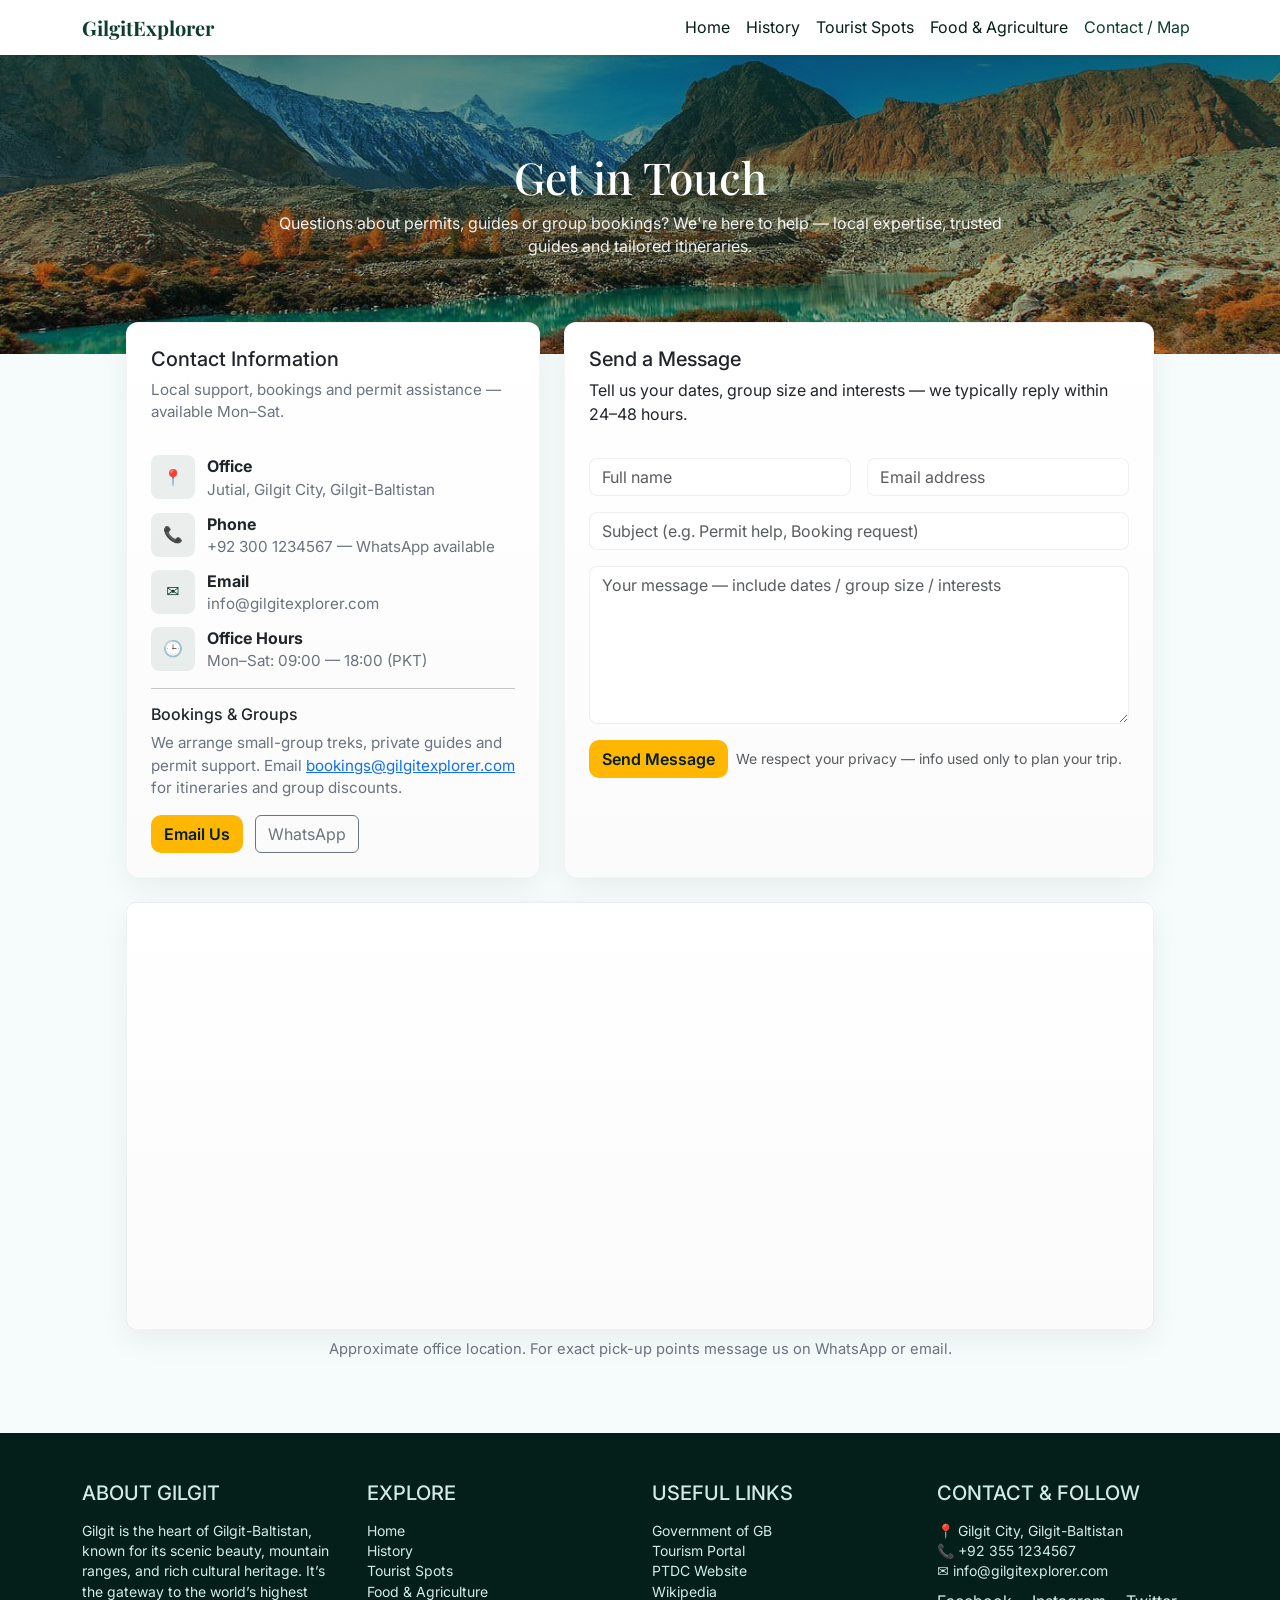
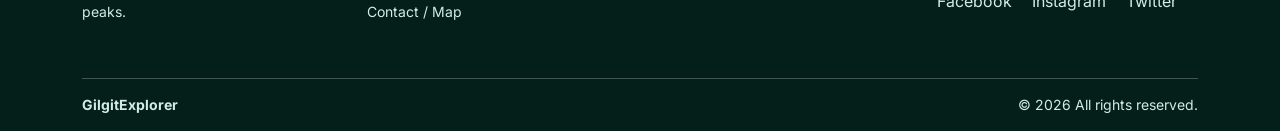
<file: contact.html>
<!DOCTYPE html>
<html lang="en">
  <head>
    <meta charset="utf-8" />
    <meta name="viewport" content="width=device-width, initial-scale=1" />
    <title>Gilgit — Contact</title>

    <!-- Fonts + Bootstrap -->
    <link
      href="https://fonts.googleapis.com/css2?family=Inter:wght@300;400;600;700&family=Playfair+Display:wght@500;700&display=swap"
      rel="stylesheet"
    />
    <link
      href="https://cdn.jsdelivr.net/npm/bootstrap@5.3.2/dist/css/bootstrap.min.css"
      rel="stylesheet"
    />

    <style>
      :root {
        --primary: #0b3d2e; /* glacier green */
        --accent: #ffb703; /* sunrise amber */
        --muted: #6b7280;
        --bg: #f6fbfc;
        --card: #ffffff;
        --dark: #041e19;
      }

      /* Base */
      html,
      body {
        height: 100%;
      }
      body {
        margin: 0;
        font-family: Inter, system-ui, -apple-system, "Segoe UI", Roboto,
          "Helvetica Neue", Arial;
        background: var(--bg);
        color: var(--dark);
        -webkit-font-smoothing: antialiased;
        -moz-osx-font-smoothing: grayscale;
        line-height: 1.45;
      }

      /* Navbar (light, palette aware) */
      .navbar {
        background: var(--card);
      }
      .navbar-brand {
        font-family: "Playfair Display", serif;
        font-weight: 700;
        color: var(--primary) !important;
      }
      .nav-link {
        color: var(--dark) !important;
      }
      .nav-link.active,
      .nav-link:hover {
        color: var(--primary) !important;
      }

      /* HERO (kept image + updated overlay) */
      .hero {
        background-image: linear-gradient(
            180deg,
            rgba(11, 61, 46, 0.62),
            rgba(4, 14, 12, 0.2)
          ),
          url("assets/images/contact-hero.jpg");
        background-size: cover;
        background-position: center;
        color: #fff;
        padding: 6rem 1rem;
        text-align: center;
      }
      .hero h1 {
        font-family: "Playfair Display", serif;
        font-size: 2.75rem;
        margin-bottom: 0.5rem;
      }
      .hero p {
        max-width: 760px;
        margin: 0 auto;
        color: rgba(255, 255, 255, 0.92);
      }

      /* Page container */
      .panel {
        max-width: 1100px;
        margin: -3.5rem auto 2rem;
        padding: 1.5rem;
      }

      /* Cards */
      .card-contact {
        border-radius: 12px;
        background: linear-gradient(180deg, var(--card), #fbfbfb);
        box-shadow: 0 10px 30px rgba(2, 20, 22, 0.06);
        border: 1px solid rgba(5, 20, 18, 0.04);
      }

      .contact-info .meta {
        color: var(--muted);
        font-size: 0.95rem;
      }
      .info-row {
        display: flex;
        gap: 0.75rem;
        align-items: flex-start;
        margin-bottom: 0.75rem;
      }
      .info-icon {
        width: 44px;
        height: 44px;
        background: rgba(11, 61, 46, 0.08);
        border-radius: 8px;
        display: grid;
        place-items: center;
        color: var(--primary);
        flex: 0 0 44px;
      }

      /* Form styles */
      .form-control {
        border-radius: 8px;
        box-shadow: none;
        border: 1px solid rgba(10, 20, 20, 0.06);
      }
      .form-floating .form-control:focus {
        box-shadow: 0 6px 20px rgba(11, 61, 46, 0.08);
        border-color: var(--primary);
      }

      .btn-accent {
        background: var(--accent);
        color: var(--dark);
        border-radius: 10px;
        font-weight: 600;
      }
      .btn-accent:hover {
        filter: brightness(0.95);
      }

      /* Map */
      .map-wrap {
        border-radius: 10px;
        overflow: hidden;
        border: 1px solid rgba(2, 20, 22, 0.06);
      }
      .map-caption {
        font-size: 0.92rem;
        color: var(--muted);
        margin-top: 0.6rem;
      }

      /* Footer */
      footer {
        background: var(--dark);
        color: rgba(223, 247, 239, 0.95);
        padding: 1.25rem 0;
      }
      footer a {
        color: rgba(223, 247, 239, 0.95);
        text-decoration: none;
      }
      footer a:hover {
        color: var(--accent);
      }

      /* Responsive tweaks */
      @media (max-width: 991px) {
        .panel {
          margin-top: 0;
        }
        .hero {
          padding: 4.25rem 1rem;
        }
        .hero h1 {
          font-size: 2rem;
        }
      }
    </style>
  </head>
  <body>
    <!-- NAV -->
    <nav class="navbar navbar-expand-lg sticky-top shadow-sm">
      <div class="container">
        <a class="navbar-brand" href="index.html">GilgitExplorer</a>
        <button
          class="navbar-toggler"
          type="button"
          data-bs-toggle="collapse"
          data-bs-target="#navmenu"
        >
          <span class="navbar-toggler-icon"></span>
        </button>

        <div class="collapse navbar-collapse" id="navmenu">
          <ul class="navbar-nav ms-auto mb-2 mb-lg-0">
            <li class="nav-item">
              <a class="nav-link" href="index.html">Home</a>
            </li>
            <li class="nav-item">
              <a class="nav-link" href="history.html">History</a>
            </li>
            <li class="nav-item">
              <a class="nav-link" href="touristsspots.html">Tourist Spots</a>
            </li>
            <li class="nav-item">
              <a class="nav-link" href="food.html">Food & Agriculture</a>
            </li>
            <li class="nav-item">
              <a class="nav-link active text-primary" href="contact.html"
                >Contact / Map</a
              >
            </li>
          </ul>
        </div>
      </div>
    </nav>

    <!-- HERO (kept image) -->
    <header class="hero">
      <div class="container">
        <h1>Get in Touch</h1>
        <p>
          Questions about permits, guides or group bookings? We're here to help
          — local expertise, trusted guides and tailored itineraries.
        </p>
      </div>
    </header>

    <!-- CONTENT PANEL -->
    <div class="panel">
      <div class="container">
        <div class="row g-4">
          <!-- Contact info -->
          <div class="col-md-5">
            <div class="card card-contact p-4 h-100 contact-info">
              <h5>Contact Information</h5>
              <p class="meta">
                Local support, bookings and permit assistance — available
                Mon–Sat.
              </p>

              <div class="mt-3">
                <div class="info-row">
                  <div class="info-icon" aria-hidden="true">📍</div>
                  <div>
                    <div><strong>Office</strong></div>
                    <div class="meta">
                      Jutial, Gilgit City, Gilgit-Baltistan
                    </div>
                  </div>
                </div>

                <div class="info-row">
                  <div class="info-icon" aria-hidden="true">📞</div>
                  <div>
                    <div><strong>Phone</strong></div>
                    <div class="meta">+92 300 1234567 — WhatsApp available</div>
                  </div>
                </div>

                <div class="info-row">
                  <div class="info-icon" aria-hidden="true">✉️</div>
                  <div>
                    <div><strong>Email</strong></div>
                    <div class="meta">info@gilgitexplorer.com</div>
                  </div>
                </div>

                <div class="info-row">
                  <div class="info-icon" aria-hidden="true">🕒</div>
                  <div>
                    <div><strong>Office Hours</strong></div>
                    <div class="meta">Mon–Sat: 09:00 — 18:00 (PKT)</div>
                  </div>
                </div>

                <hr />

                <h6 class="mb-2">Bookings & Groups</h6>
                <p class="meta">
                  We arrange small-group treks, private guides and permit
                  support. Email
                  <a href="mailto:bookings@gilgitexplorer.com"
                    >bookings@gilgitexplorer.com</a
                  >
                  for itineraries and group discounts.
                </p>

                <div class="mt-3">
                  <a
                    class="btn btn-accent me-2"
                    href="mailto:info@gilgitexplorer.com"
                    >Email Us</a
                  >
                  <a
                    class="btn btn-outline-secondary"
                    href="https://wa.me/923001234567"
                    target="_blank"
                    >WhatsApp</a
                  >
                </div>
              </div>
            </div>
          </div>

          <!-- Contact Form -->
          <div class="col-md-7">
            <div class="card card-contact p-4 h-100">
              <h5>Send a Message</h5>
              <p class="meta">
                Tell us your dates, group size and interests — we typically
                reply within 24–48 hours.
              </p>

              <form id="contactForm" class="mt-3" novalidate>
                <div class="row g-3">
                  <div class="col-md-6">
                    <label class="form-label visually-hidden" for="name"
                      >Full name</label
                    >
                    <input
                      id="name"
                      class="form-control"
                      type="text"
                      placeholder="Full name"
                      required
                    />
                  </div>
                  <div class="col-md-6">
                    <label class="form-label visually-hidden" for="email"
                      >Email</label
                    >
                    <input
                      id="email"
                      class="form-control"
                      type="email"
                      placeholder="Email address"
                      required
                    />
                  </div>

                  <div class="col-12">
                    <label class="form-label visually-hidden" for="subject"
                      >Subject</label
                    >
                    <input
                      id="subject"
                      class="form-control"
                      type="text"
                      placeholder="Subject (e.g. Permit help, Booking request)"
                    />
                  </div>

                  <div class="col-12">
                    <label class="form-label visually-hidden" for="message"
                      >Message</label
                    >
                    <textarea
                      id="message"
                      class="form-control"
                      rows="6"
                      placeholder="Your message — include dates / group size / interests"
                      required
                    ></textarea>
                  </div>

                  <div class="col-12 d-flex align-items-center gap-2">
                    <button type="submit" class="btn btn-accent">
                      Send Message
                    </button>
                    <div id="formStatus" class="small text-muted">
                      We respect your privacy — info used only to plan your
                      trip.
                    </div>
                  </div>
                </div>
              </form>

              <div
                id="formSuccess"
                class="alert alert-success mt-3 d-none"
                role="alert"
              >
                Thanks — your message has been queued. We'll reply within 24–48
                hours.
              </div>
            </div>
          </div>
        </div>

        <!-- Map row -->
        <div class="row mt-4">
          <div class="col-12">
            <div class="map-wrap card-contact p-0">
              <iframe
                src="https://www.google.com/maps/embed?pb=!1m18!1m12!1m3!1d3412.871616143707!2d74.30288877535547!3d35.92002117246796!2m3!1f0!2f0!3f0!3m2!1i1024!2i768!4f13.1!3m3!1m2!1s0x38e2f4eaf75b7bc5%3A0xd18c80e87bbfbc74!2sGilgit-Baltistan!5e0!3m2!1sen!2s!4v1709820541211!5m2!1sen!2s"
                width="100%"
                height="420"
                style="border: 0"
                allowfullscreen=""
                loading="lazy"
              ></iframe>
            </div>
            <div class="map-caption text-center">
              Approximate office location. For exact pick-up points message us
              on WhatsApp or email.
            </div>
          </div>
        </div>
      </div>
    </div>

    <!-- FOOTER -->
    <!-- Footer -->
    <footer class="footer pt-5 pb-3 mt-5">
      <div class="container">
        <div class="row text-start">
          <!-- 1: About Gilgit -->
          <div class="col-lg-3 col-md-6 mb-4 footer-col">
            <h5 class="text-uppercase mb-3">About Gilgit</h5>
            <p class="small">
              Gilgit is the heart of Gilgit-Baltistan, known for its scenic
              beauty, mountain ranges, and rich cultural heritage. It’s the
              gateway to the world’s highest peaks.
            </p>
          </div>

          <!-- 2: Explore -->
          <div class="col-lg-3 col-md-6 mb-4 footer-col">
            <h5 class="text-uppercase mb-3">Explore</h5>
            <ul class="list-unstyled small">
              <li>
                <a href="index.html" class="text-decoration-none">Home</a>
              </li>
              <li>
                <a href="history.html" class="text-decoration-none">History</a>
              </li>
              <li>
                <a href="spots.html" class="text-decoration-none"
                  >Tourist Spots</a
                >
              </li>
              <li>
                <a href="food.html" class="text-decoration-none"
                  >Food & Agriculture</a
                >
              </li>
              <li>
                <a href="contact.html" class="text-decoration-none"
                  >Contact / Map</a
                >
              </li>
            </ul>
          </div>

          <!-- 3: Useful Links -->
          <div class="col-lg-3 col-md-6 mb-4 footer-col">
            <h5 class="text-uppercase mb-3">Useful Links</h5>
            <ul class="list-unstyled small">
              <li>
                <a
                  href="https://www.gilgitbaltistan.gov.pk"
                  target="_blank"
                  class="text-decoration-none"
                  >Government of GB</a
                >
              </li>
              <li>
                <a
                  href="https://www.pakistan.travel"
                  target="_blank"
                  class="text-decoration-none"
                  >Tourism Portal</a
                >
              </li>
              <li>
                <a
                  href="https://www.ptdc.com.pk"
                  target="_blank"
                  class="text-decoration-none"
                  >PTDC Website</a
                >
              </li>
              <li>
                <a
                  href="https://en.wikipedia.org/wiki/Gilgit-Baltistan"
                  target="_blank"
                  class="text-decoration-none"
                  >Wikipedia</a
                >
              </li>
            </ul>
          </div>

          <!-- 4: Contact & Social -->
          <div class="col-lg-3 col-md-6 mb-4 footer-col">
            <h5 class="text-uppercase mb-3">Contact & Follow</h5>
            <p class="small mb-2">
              📍 Gilgit City, Gilgit-Baltistan <br />
              📞 +92 355 1234567 <br />
              ✉️ info@gilgitexplorer.com
            </p>
            <div class="social-icons">
              <a href="#" class="me-3 text-decoration-none"
                ><i class="bi bi-facebook"></i> Facebook</a
              >
              <a href="#" class="me-3 text-decoration-none"
                ><i class="bi bi-instagram"></i> Instagram</a
              >
              <a href="#" class="text-decoration-none"
                ><i class="bi bi-twitter"></i> Twitter</a
              >
            </div>
          </div>
        </div>

        <hr class="border-light" />
        <div class="d-flex justify-content-between align-items-center small">
          <div><strong>GilgitExplorer</strong></div>
          <div>
            ©
            <script>
              document.write(new Date().getFullYear());
            </script>
            All rights reserved.
          </div>
        </div>
      </div>
    </footer>

    <script src="https://cdn.jsdelivr.net/npm/bootstrap@5.3.2/dist/js/bootstrap.bundle.min.js"></script>
    <script>
      // Simple front-end form handler (no server)
      document
        .getElementById("contactForm")
        .addEventListener("submit", function (e) {
          e.preventDefault();
          const name = document.getElementById("name").value.trim();
          const email = document.getElementById("email").value.trim();
          const message = document.getElementById("message").value.trim();
          if (!name || !email || !message) {
            alert("Please fill name, email and message.");
            return;
          }
          // show success state
          document.getElementById("formSuccess").classList.remove("d-none");
          this.reset();
        });
    </script>
  </body>
</html>
</file>
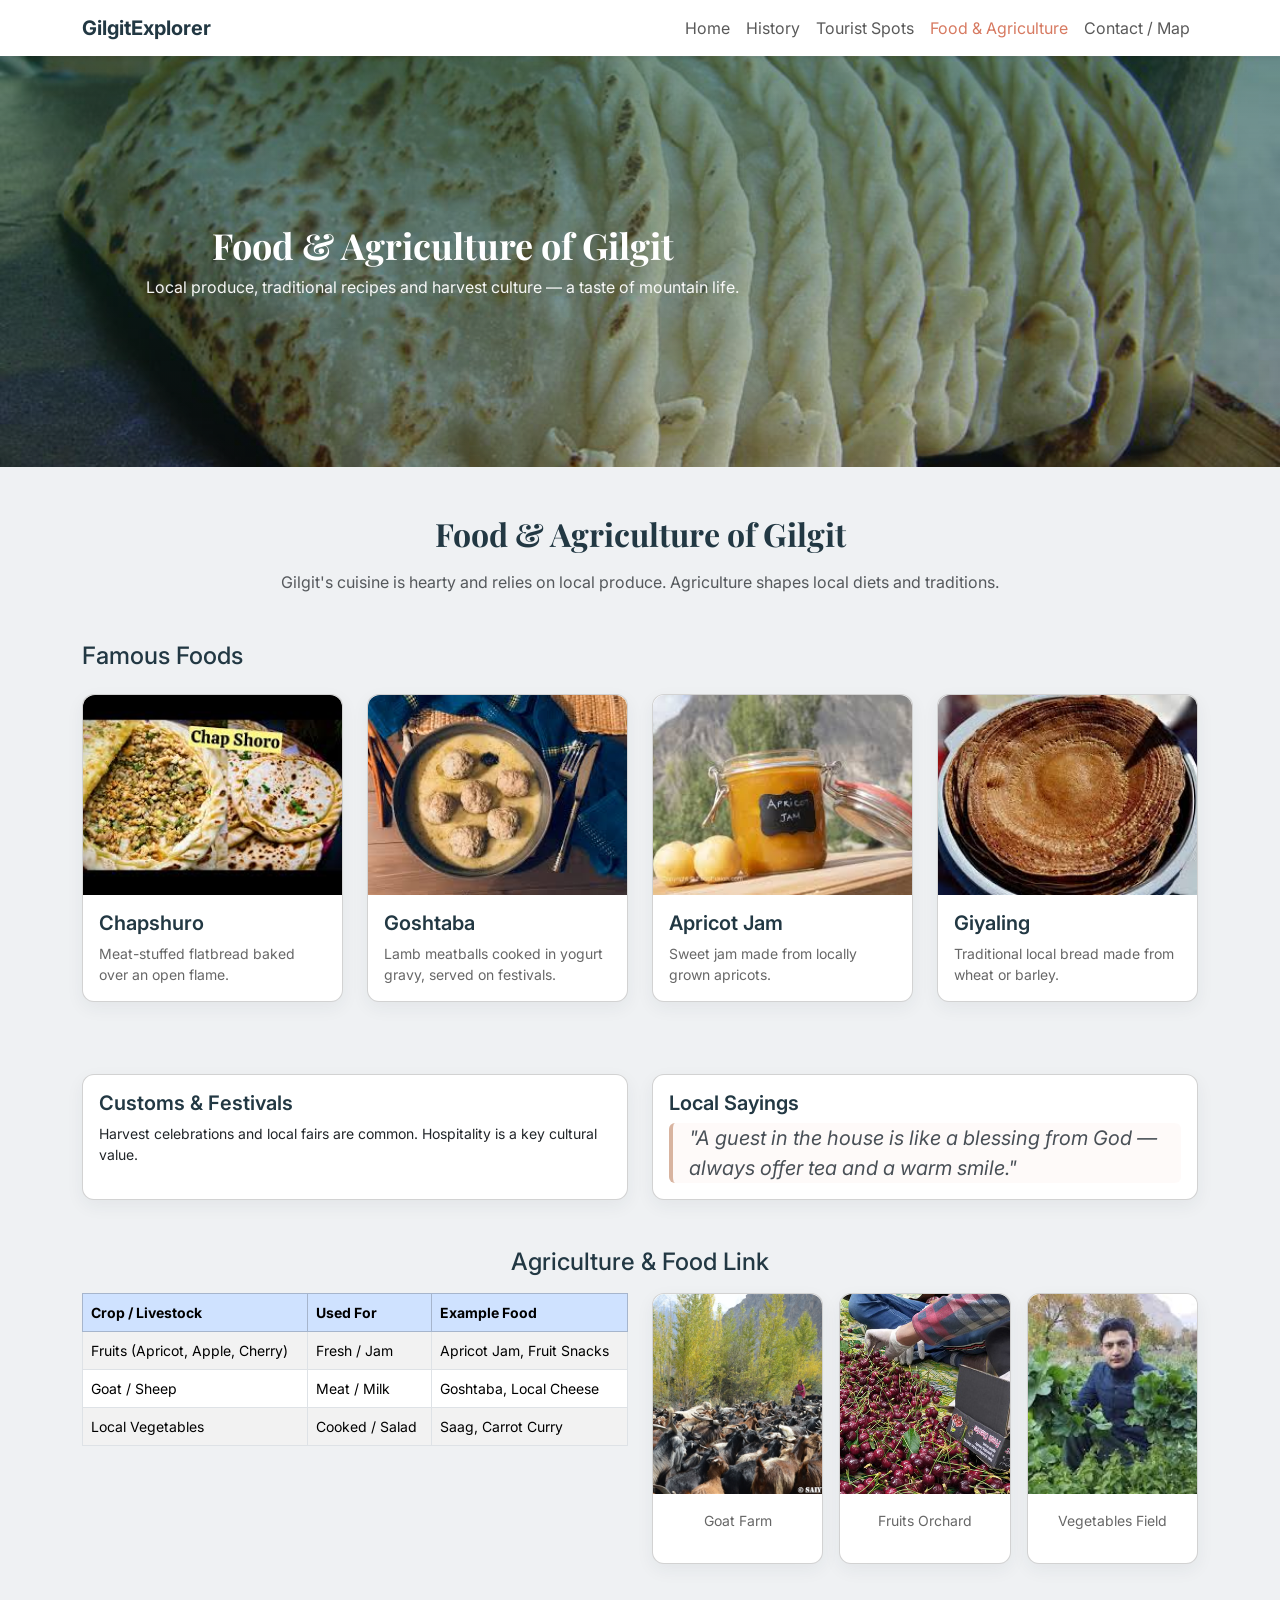
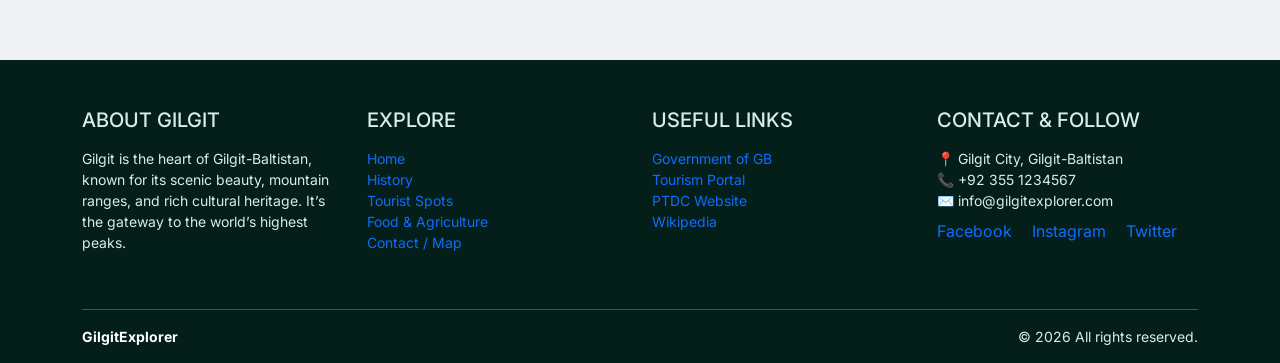
<file: food.html>
<!DOCTYPE html>
<html lang="en">
  <head>
    <meta charset="utf-8" />
    <meta name="viewport" content="width=device-width, initial-scale=1" />
    <title>Gilgit — Food & Agriculture</title>

    <!-- Fonts & Bootstrap -->
    <link
      href="https://fonts.googleapis.com/css2?family=Inter:wght@300;400;600;700&family=Playfair+Display:wght@400;700&display=swap"
      rel="stylesheet"
    />
    <link
      href="https://cdn.jsdelivr.net/npm/bootstrap@5.3.2/dist/css/bootstrap.min.css"
      rel="stylesheet"
    />

    <style>
      /* palette from coolors (applied via CSS variables) */
      :root {
        --brand: #223843; /* deep teal */
        --bg-soft: #eff1f3; /* pale background */
        --muted: #6b7280; /* adjusted muted to match site */
        --warm: #d8b4a0; /* soft warm */
        --accent: #d77a61; /* coral accent */
        --text-dark: #222222;
        --card-bg: #ffffff;
        --dark: #041e19; /* added so footer can use dark background */
      }

      /* override bootstrap text-primary to use our brand */
      .text-primary {
        color: var(--brand) !important;
      }

      body {
        font-family: "Inter", sans-serif;
        background-color: var(--bg-soft);
        color: var(--text-dark);
      }

      /* NAV */
      .navbar {
        background: var(--card-bg);
      }
      .navbar-brand {
        color: var(--brand) !important;
        font-weight: 700;
      }
      .nav-link {
        color: rgba(0, 0, 0, 0.65);
      }
      .nav-link.active,
      .nav-link:hover {
        color: var(--accent) !important;
      }

      /* page headings */
      .section-title {
        font-family: "Playfair Display", serif;
        font-size: 2rem;
        font-weight: 700;
        margin-bottom: 1rem;
        color: var(--brand);
        text-align: center;
      }

      .small-muted {
        color: var(--muted);
      } /* helper used in footer/other places */

      /* cards */
      .card {
        border-radius: 12px;
        background: var(--card-bg);
        box-shadow: 0 6px 18px rgba(34, 56, 67, 0.06);
        transition: transform 0.18s ease, box-shadow 0.18s ease;
      }
      .card:hover {
        transform: translateY(-6px);
        box-shadow: 0 12px 30px rgba(34, 56, 67, 0.12);
      }
      .card img {
        height: 200px;
        object-fit: cover;
        border-top-left-radius: 12px;
        border-top-right-radius: 12px;
      }

      /* small text and accents */
      .card-title {
        color: var(--brand);
        font-weight: 600;
      }
      .card-text {
        color: rgba(0, 0, 0, 0.65);
      }
      h4 {
        color: var(--brand);
        margin-top: 1.5rem;
      }

      /* blockquote */
      blockquote {
        font-style: italic;
        border-left: 4px solid var(--warm);
        padding-left: 1rem;
        margin: 0;
        color: #495057;
        background: rgba(215, 122, 97, 0.04);
        border-radius: 6px;
      }

      /* table */
      thead.table-primary {
        background: linear-gradient(90deg, var(--accent), var(--warm));
        color: #fff;
      }
      .table thead th {
        border-top: 0;
      }
      .table tbody tr td {
        vertical-align: middle;
      }

      /* gallery / small images */
      .card .card-body .small {
        color: rgba(0, 0, 0, 0.6);
      }

      /* footer — now uses palette and visible */
      footer {
        background: var(--dark);
        color: rgba(223, 247, 239, 0.96); /* soft off-white for readability */
        padding: 1.5rem 0;
      }
      footer strong {
        color: var(--card-bg);
      }
      footer .small-muted {
        color: rgba(223, 247, 239, 0.8);
      }

      /* responsive: stack cards on small screens */
      @media (max-width: 900px) {
        .card img {
          height: 160px;
        }
      }

      /* NEW: hero styles (inline-style used for image, but ensure spacing & text look right) */
      .hero {
        background-image: linear-gradient(
            180deg,
            rgba(11, 61, 46, 0.62),
            rgba(4, 14, 12, 0.2)
          ),
          url("assets/images/food-hero.jpg");
        background-size: cover;
        background-position: center;
        color: #fff;
        padding: 8rem 1rem; /* increased height */
        text-align: center;
      }

      .hero .hero-inner {
        width: 100%;
        max-width: 1200px;
        margin: 0 auto;
        padding: 2.5rem 1.25rem;
      }
      .hero h1 {
        font-family: "Playfair Display", serif;
        font-size: 2.25rem;
        margin: 0 0 0.5rem;
      }
      .hero p {
        margin: 0;
        color: rgba(255, 255, 255, 0.95);
      }
    </style>
  </head>

  <body>
    <!-- NAV -->
    <nav
      class="navbar navbar-expand-lg navbar-light bg-white shadow-sm sticky-top"
    >
      <div class="container">
        <a class="navbar-brand text-primary fw-bold" href="index.html"
          >GilgitExplorer</a
        >
        <button
          class="navbar-toggler"
          type="button"
          data-bs-toggle="collapse"
          data-bs-target="#navmenu"
        >
          <span class="navbar-toggler-icon"></span>
        </button>
        <div class="collapse navbar-collapse" id="navmenu">
          <ul class="navbar-nav ms-auto mb-2 mb-lg-0">
            <li class="nav-item">
              <a class="nav-link" href="index.html">Home</a>
            </li>
            <li class="nav-item">
              <a class="nav-link" href="history.html">History</a>
            </li>
            <li class="nav-item">
              <a class="nav-link" href="touristsspots.html">Tourist Spots</a>
            </li>
            <li class="nav-item">
              <a class="nav-link active" href="food.html">Food & Agriculture</a>
            </li>
            <li class="nav-item">
              <a class="nav-link" href="contact.html">Contact / Map</a>
            </li>
          </ul>
        </div>
      </div>
    </nav>

    <!-- HERO (added; uses same style as other pages, image from assets/images/homehero.jpg) -->
    <header
      class="hero"
      style="
        background-image: linear-gradient(
            180deg,
            rgba(11, 61, 46, 0.55),
            rgba(2, 20, 22, 0.25)
          ),
          url('assets/images/food-hero.jpg');
        background-size: cover;
        background-position: center;
      "
    >
      <div class="hero-inner">
        <div class="row align-items-center">
          <div class="col-lg-8">
            <h1 class="fw-bold">Food & Agriculture of Gilgit</h1>
            <p class="small-muted">
              Local produce, traditional recipes and harvest culture — a taste
              of mountain life.
            </p>
          </div>
        </div>
      </div>
    </header>

    <main class="py-5">
      <div class="container">
        <h2 class="section-title">Food & Agriculture of Gilgit</h2>
        <p class="text-muted mb-5 text-center">
          Gilgit's cuisine is hearty and relies on local produce. Agriculture
          shapes local diets and traditions.
        </p>

        <!-- Food Section -->
        <h4 class="mb-4">Famous Foods</h4>
        <div class="row g-4">
          <div class="col-md-3">
            <div class="card h-100">
              <img
                src="assets/images/chapsh.jpeg"
                alt="Chapshuro - meat stuffed flatbread"
                class="card-img-top"
              />
              <div class="card-body">
                <h5 class="card-title">Chapshuro</h5>
                <p class="card-text small">
                  Meat-stuffed flatbread baked over an open flame.
                </p>
              </div>
            </div>
          </div>

          <div class="col-md-3">
            <div class="card h-100">
              <img
                src="assets/images/ghoosht.jpeg"
                alt="Goshtaba - lamb meatballs in yogurt"
                class="card-img-top"
              />
              <div class="card-body">
                <h5 class="card-title">Goshtaba</h5>
                <p class="card-text small">
                  Lamb meatballs cooked in yogurt gravy, served on festivals.
                </p>
              </div>
            </div>
          </div>

          <div class="col-md-3">
            <div class="card h-100">
              <img
                src="assets/images/apricot.jpeg"
                alt="Apricot jam from Hunza"
                class="card-img-top"
              />
              <div class="card-body">
                <h5 class="card-title">Apricot Jam</h5>
                <p class="card-text small">
                  Sweet jam made from locally grown apricots.
                </p>
              </div>
            </div>
          </div>

          <div class="col-md-3">
            <div class="card h-100">
              <img
                src="assets/images/gayaling.jpeg"
                alt="Giyaling bread"
                class="card-img-top"
              />
              <div class="card-body">
                <h5 class="card-title">Giyaling</h5>
                <p class="card-text small">
                  Traditional local bread made from wheat or barley.
                </p>
              </div>
            </div>
          </div>
        </div>

        <!-- Customs & Festivals -->
        <div class="row g-4 mt-5">
          <div class="col-md-6">
            <div class="card p-3 h-100">
              <h5 class="card-title">Customs & Festivals</h5>
              <p class="small">
                Harvest celebrations and local fairs are common. Hospitality is
                a key cultural value.
              </p>
            </div>
          </div>
          <div class="col-md-6">
            <div class="card p-3 h-100">
              <h5 class="card-title">Local Sayings</h5>
              <blockquote class="blockquote mb-0 small">
                "A guest in the house is like a blessing from God — always offer
                tea and a warm smile."
              </blockquote>
            </div>
          </div>
        </div>

        <!-- Agriculture Section -->
        <div class="mt-5">
          <h4 class="mb-3 text-center">Agriculture & Food Link</h4>
          <div class="row g-4">
            <div class="col-md-6">
              <table class="table table-striped table-bordered small">
                <thead class="table-primary">
                  <tr>
                    <th>Crop / Livestock</th>
                    <th>Used For</th>
                    <th>Example Food</th>
                  </tr>
                </thead>
                <tbody>
                  <tr>
                    <td>Fruits (Apricot, Apple, Cherry)</td>
                    <td>Fresh / Jam</td>
                    <td>Apricot Jam, Fruit Snacks</td>
                  </tr>
                  <tr>
                    <td>Goat / Sheep</td>
                    <td>Meat / Milk</td>
                    <td>Goshtaba, Local Cheese</td>
                  </tr>
                  <tr>
                    <td>Local Vegetables</td>
                    <td>Cooked / Salad</td>
                    <td>Saag, Carrot Curry</td>
                  </tr>
                </tbody>
              </table>
            </div>

            <div class="col-md-6">
              <div class="row g-3">
                <div class="col-12 col-md-4">
                  <div class="card h-100">
                    <img
                      src="assets/images/goat.jpg"
                      alt="Goat farm"
                      class="card-img-top"
                    />
                    <div class="card-body">
                      <p class="small text-center">Goat Farm</p>
                    </div>
                  </div>
                </div>

                <div class="col-12 col-md-4">
                  <div class="card h-100">
                    <img
                      src="assets/images/fruit.jpg"
                      alt="Fruit orchard"
                      class="card-img-top"
                    />
                    <div class="card-body">
                      <p class="small text-center">Fruits Orchard</p>
                    </div>
                  </div>
                </div>

                <div class="col-12 col-md-4">
                  <div class="card h-100">
                    <img
                      src="assets/images/vegetable.jpeg"
                      alt="Vegetable field"
                      class="card-img-top"
                    />
                    <div class="card-body">
                      <p class="small text-center">Vegetables Field</p>
                    </div>
                  </div>
                </div>
              </div>
            </div>
          </div>
        </div>
      </div>
    </main>

    <!-- Footer -->
    <footer class="footer pt-5 pb-3 mt-5">
      <div class="container">
        <div class="row text-start">
          <!-- 1: About Gilgit -->
          <div class="col-lg-3 col-md-6 mb-4 footer-col">
            <h5 class="text-uppercase mb-3">About Gilgit</h5>
            <p class="small">
              Gilgit is the heart of Gilgit-Baltistan, known for its scenic
              beauty, mountain ranges, and rich cultural heritage. It’s the
              gateway to the world’s highest peaks.
            </p>
          </div>

          <!-- 2: Explore -->
          <div class="col-lg-3 col-md-6 mb-4 footer-col">
            <h5 class="text-uppercase mb-3">Explore</h5>
            <ul class="list-unstyled small">
              <li>
                <a href="index.html" class="text-decoration-none">Home</a>
              </li>
              <li>
                <a href="history.html" class="text-decoration-none">History</a>
              </li>
              <li>
                <a href="spots.html" class="text-decoration-none"
                  >Tourist Spots</a
                >
              </li>
              <li>
                <a href="food.html" class="text-decoration-none"
                  >Food & Agriculture</a
                >
              </li>
              <li>
                <a href="contact.html" class="text-decoration-none"
                  >Contact / Map</a
                >
              </li>
            </ul>
          </div>

          <!-- 3: Useful Links -->
          <div class="col-lg-3 col-md-6 mb-4 footer-col">
            <h5 class="text-uppercase mb-3">Useful Links</h5>
            <ul class="list-unstyled small">
              <li>
                <a
                  href="https://www.gilgitbaltistan.gov.pk"
                  target="_blank"
                  class="text-decoration-none"
                  >Government of GB</a
                >
              </li>
              <li>
                <a
                  href="https://www.pakistan.travel"
                  target="_blank"
                  class="text-decoration-none"
                  >Tourism Portal</a
                >
              </li>
              <li>
                <a
                  href="https://www.ptdc.com.pk"
                  target="_blank"
                  class="text-decoration-none"
                  >PTDC Website</a
                >
              </li>
              <li>
                <a
                  href="https://en.wikipedia.org/wiki/Gilgit-Baltistan"
                  target="_blank"
                  class="text-decoration-none"
                  >Wikipedia</a
                >
              </li>
            </ul>
          </div>

          <!-- 4: Contact & Social -->
          <div class="col-lg-3 col-md-6 mb-4 footer-col">
            <h5 class="text-uppercase mb-3">Contact & Follow</h5>
            <p class="small mb-2">
              📍 Gilgit City, Gilgit-Baltistan <br />
              📞 +92 355 1234567 <br />
              ✉️ info@gilgitexplorer.com
            </p>
            <div class="social-icons">
              <a href="#" class="me-3 text-decoration-none"
                ><i class="bi bi-facebook"></i> Facebook</a
              >
              <a href="#" class="me-3 text-decoration-none"
                ><i class="bi bi-instagram"></i> Instagram</a
              >
              <a href="#" class="text-decoration-none"
                ><i class="bi bi-twitter"></i> Twitter</a
              >
            </div>
          </div>
        </div>

        <hr class="border-light" />
        <div class="d-flex justify-content-between align-items-center small">
          <div><strong>GilgitExplorer</strong></div>
          <div>
            ©
            <script>
              document.write(new Date().getFullYear());
            </script>
            All rights reserved.
          </div>
        </div>
      </div>
    </footer>

    <script src="https://cdn.jsdelivr.net/npm/bootstrap@5.3.2/dist/js/bootstrap.bundle.min.js"></script>
  </body>
</html>
</file>
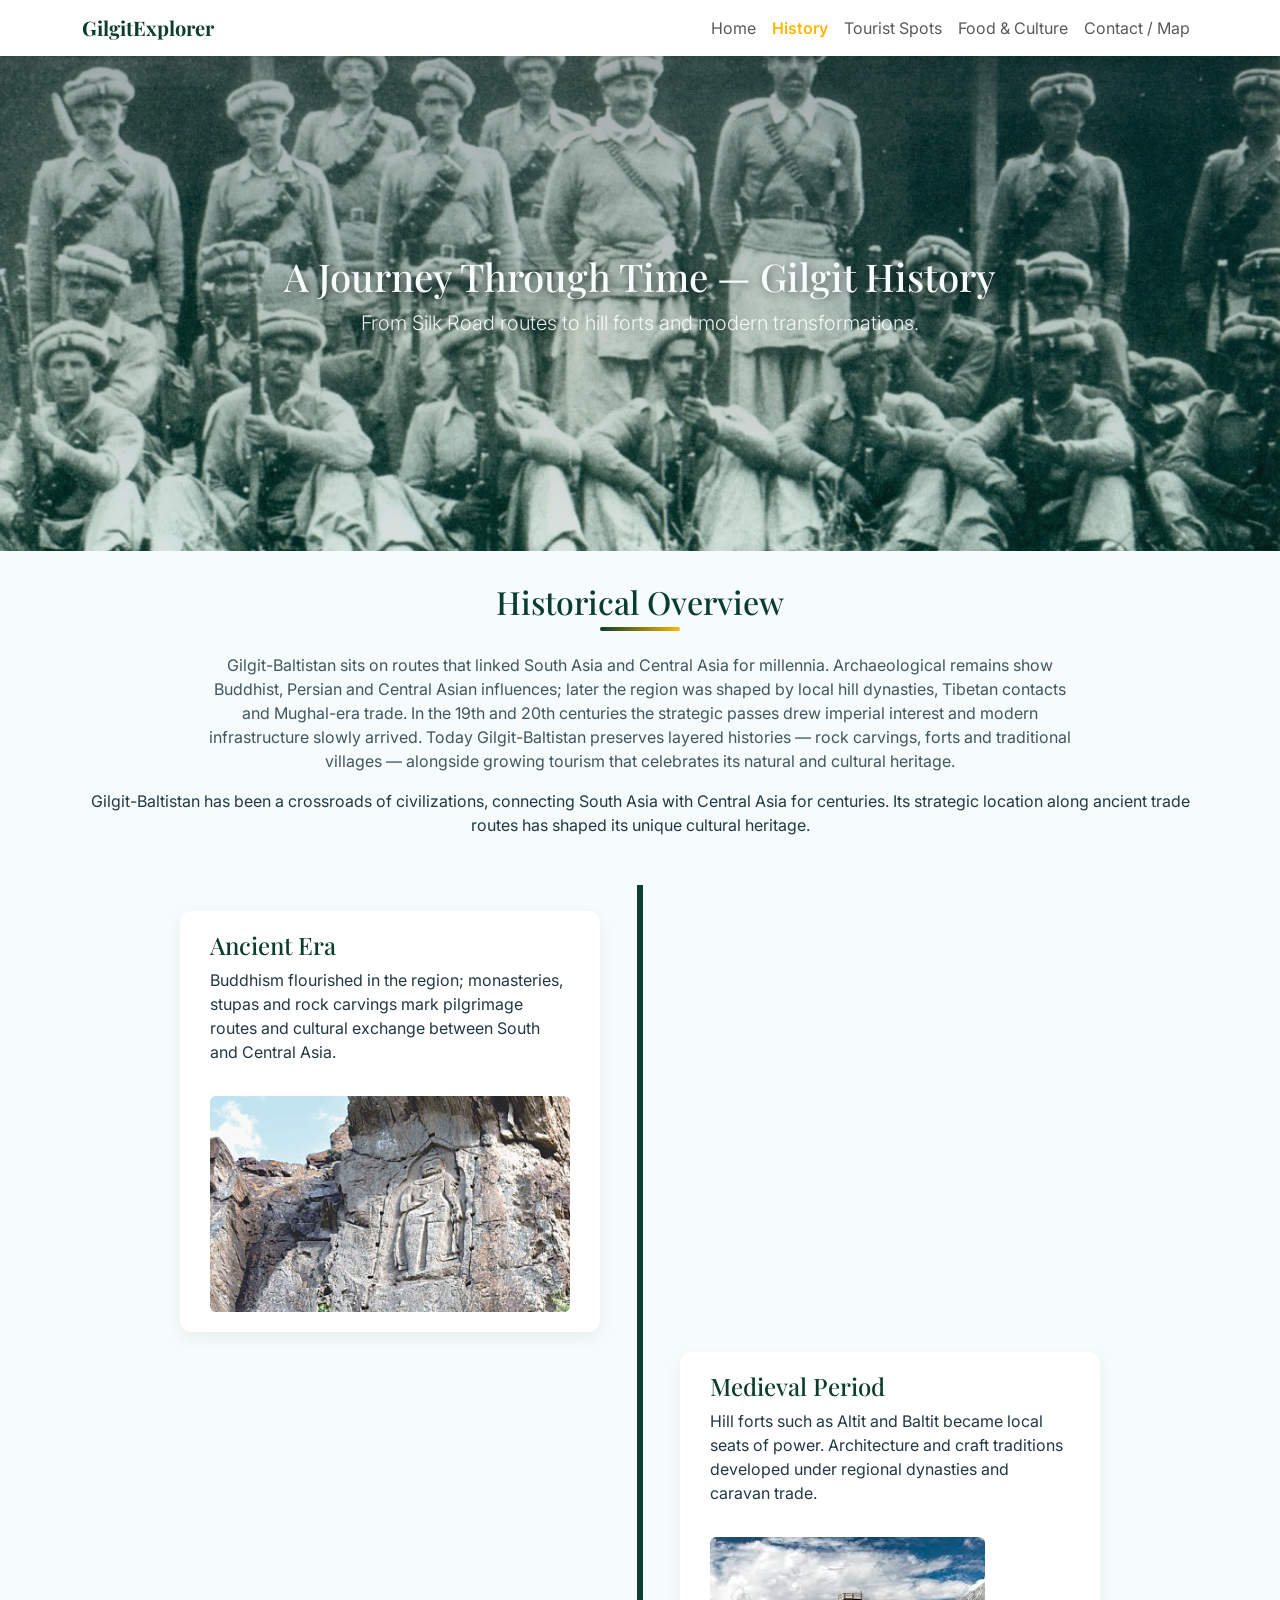
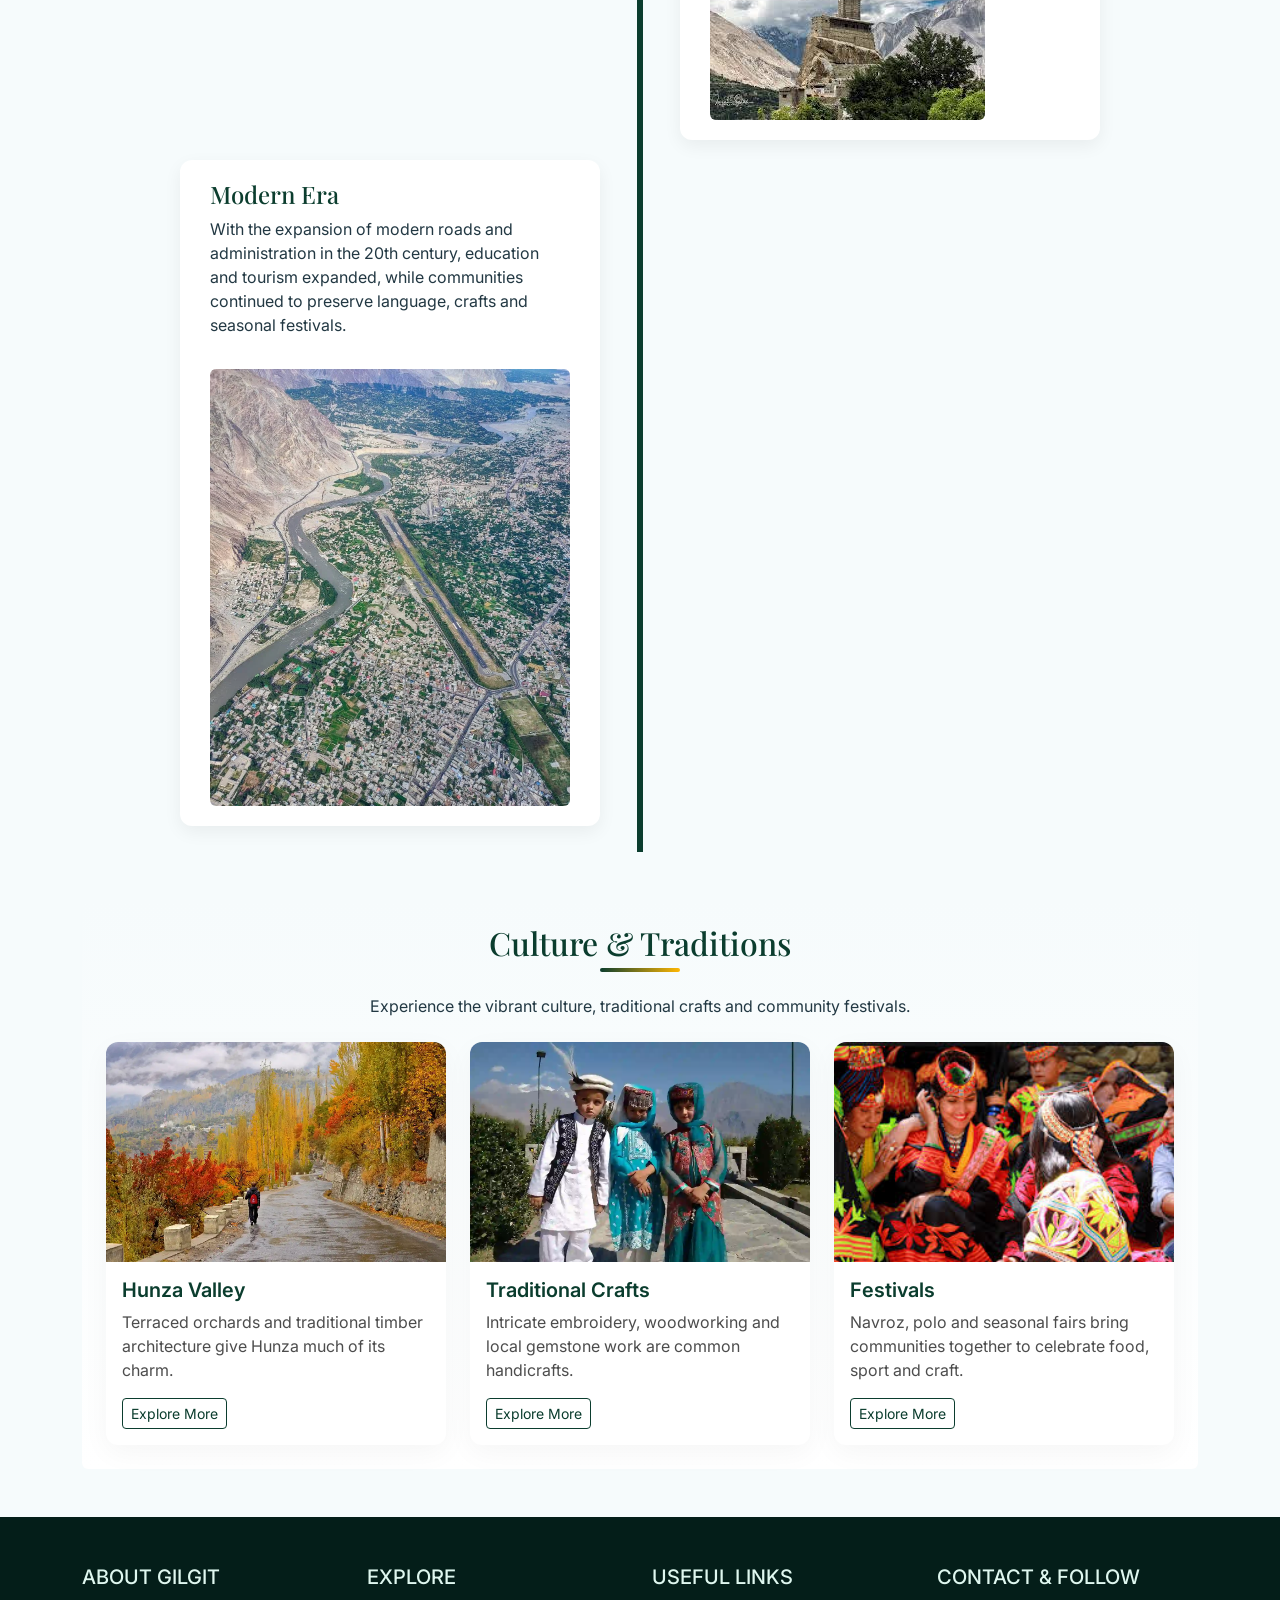
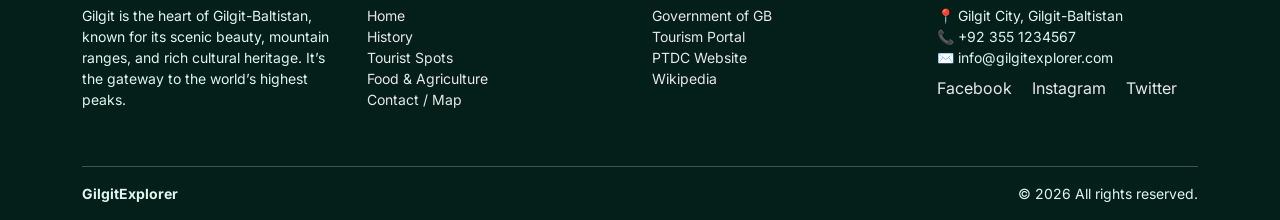
<file: history.html>
<!DOCTYPE html>
<html lang="en">
  <head>
    <meta charset="UTF-8" />
    <meta name="viewport" content="width=device-width, initial-scale=1.0" />
    <title>Gilgit-Baltistan — Explore History & Culture</title>

    <!-- Fonts & Bootstrap -->
    <link
      href="https://fonts.googleapis.com/css2?family=Inter:wght@300;400;600;700&family=Playfair+Display:wght@400;700&display=swap"
      rel="stylesheet"
    />
    <link
      href="https://cdn.jsdelivr.net/npm/bootstrap@5.3.2/dist/css/bootstrap.min.css"
      rel="stylesheet"
    />
    <link
      rel="stylesheet"
      href="https://cdnjs.cloudflare.com/ajax/libs/font-awesome/6.4.0/css/all.min.css"
    />

    <style>
      /* ------------ color palette (CSS variables) ------------ */
      :root {
        --primary: #0b3d2e; /* glacier green (brand) */
        --accent: #ffb703; /* sunrise amber (accent) */
        --muted: #6b7280; /* muted text */
        --bg: #f6fbfc; /* page background */
        --card: #ffffff; /* card background */
        --dark: #041e19; /* footer / deep tone */
        --text: #223843; /* main text (deep teal) */
        --glass: rgba(255, 255, 255, 0.92);
      }

      /* base */
      body {
        font-family: "Inter", sans-serif;
        color: var(--text);
        background-color: var(--bg);
        overflow-x: hidden;
        -webkit-font-smoothing: antialiased;
        -moz-osx-font-smoothing: grayscale;
      }

      /* headings */
      h1,
      .hero-title {
        font-family: "Playfair Display", serif;
      }
      h1 {
        color: var(--bg);
      }
      h2,
      h3,
      h4 {
        font-family: "Playfair Display", serif;
        color: var(--primary);
      }

      /* NAVBAR */
      .navbar {
        background: var(--card);
        box-shadow: 0 6px 18px rgba(10, 20, 18, 0.04);
      }
      .navbar-brand {
        color: var(--primary) !important;
        font-weight: 700;
        font-family: "Playfair Display", serif;
      }
      .nav-link {
        color: rgba(0, 0, 0, 0.65);
        transition: color 0.15s ease;
      }
      .nav-link:hover {
        color: var(--accent) !important;
      }
      .nav-link.active {
        color: var(--accent) !important;
        font-weight: 600;
      }

      /* HERO - DO NOT TOUCH (kept exactly as original request) */
      .hero-section {
        position: relative;
        height: 55vh;
        background-image: linear-gradient(
            180deg,
            rgba(2, 20, 22, 0.35),
            rgba(11, 61, 46, 0.15)
          ),
          url("assets/images/history-hero.jpg");
        background-size: cover;
        background-position: center;
        display: flex;
        align-items: center;
        justify-content: center;
        color: #fff;
        margin-bottom: 2rem;
        text-align: center;
      }
      .hero-title {
        font-size: 2.4rem;
        text-shadow: 2px 2px 8px rgba(0, 0, 0, 0.55);
      }
      .hero-section .lead {
        color: rgba(255, 255, 255, 0.9);
      }

      /* section title underline */
      .section-title {
        text-align: center;
        margin-bottom: 2rem;
        position: relative;
        color: var(--primary);
      }
      .section-title:after {
        content: "";
        position: absolute;
        bottom: -10px;
        left: 50%;
        transform: translateX(-50%);
        width: 80px;
        height: 4px;
        background: linear-gradient(90deg, var(--primary), var(--accent));
        border-radius: 3px;
      }

      /* cards and images */
      .card {
        border-radius: 12px;
        background: var(--card);
        box-shadow: 0 8px 28px rgba(15, 30, 22, 0.04);
        border: 0;
        overflow: hidden;
      }
      .card-img-top {
        height: 220px;
        object-fit: cover;
      }
      .card-title {
        color: var(--primary);
        font-weight: 600;
      }
      .card-text {
        color: rgba(0, 0, 0, 0.7);
      }

      /* timeline */
      .timeline {
        position: relative;
        max-width: 1000px;
        margin: 0 auto;
        padding: 1rem 0;
      }
      .timeline::after {
        content: "";
        position: absolute;
        width: 6px;
        background: var(--primary);
        top: 0;
        bottom: 0;
        left: 50%;
        transform: translateX(-50%);
      }
      .timeline-item {
        padding: 10px 40px;
        position: relative;
        width: 50%;
        box-sizing: border-box;
      }
      .timeline-item:nth-child(odd) {
        left: 0;
      }
      .timeline-item:nth-child(even) {
        left: 50%;
      }
      .timeline-content {
        padding: 20px 30px;
        background: var(--card);
        border-radius: 12px;
        box-shadow: 0 6px 18px rgba(0, 0, 0, 0.06);
      }

      /* gallery and features */
      .bg-light {
        background: linear-gradient(180deg, var(--bg), #ffffff);
      }
      .feature-icon {
        font-size: 2.2rem;
        color: var(--primary);
        margin-bottom: 0.8rem;
      }

      /* footer */
      footer {
        background: var(--dark);
        color: #dff7ef;
        padding: 1.5rem 0;
      }
      footer h4 {
        color: var(--accent);
      }
      footer a {
        color: rgba(255, 255, 255, 0.9);
        text-decoration: none;
      }
      footer a:hover {
        color: var(--accent);
        text-decoration: underline;
      }

      /* small helpers */
      .lead-brief {
        max-width: 880px;
        margin: 0 auto 1rem;
        color: rgba(34, 56, 67, 0.85);
      }

      /* responsive tweaks */
      @media (max-width: 992px) {
        .timeline::after {
          left: 31px;
        }
        .timeline-item {
          width: 100%;
          padding-left: 70px;
          padding-right: 25px;
          left: 0;
        }
      }
    </style>
  </head>

  <body>
    <!-- NAVBAR (same across all pages) -->
    <nav
      class="navbar navbar-expand-lg navbar-light bg-white shadow-sm sticky-top"
    >
      <div class="container">
        <a class="navbar-brand" href="index.html">GilgitExplorer</a>
        <button
          class="navbar-toggler"
          type="button"
          data-bs-toggle="collapse"
          data-bs-target="#navmenu"
        >
          <span class="navbar-toggler-icon"></span>
        </button>
        <div class="collapse navbar-collapse" id="navmenu">
          <ul class="navbar-nav ms-auto mb-2 mb-lg-0">
            <li class="nav-item">
              <a class="nav-link" href="index.html">Home</a>
            </li>
            <li class="nav-item">
              <a class="nav-link active" href="history.html">History</a>
            </li>
            <li class="nav-item">
              <a class="nav-link" href="touristsspots.html">Tourist Spots</a>
            </li>
            <li class="nav-item">
              <a class="nav-link" href="food.html">Food & Culture</a>
            </li>
            <li class="nav-item">
              <a class="nav-link" href="contact.html">Contact / Map</a>
            </li>
          </ul>
        </div>
      </div>
    </nav>

    <!-- HERO (intentionally unchanged as requested) -->
    <section class="hero-section">
      <div>
        <h1 class="hero-title">A Journey Through Time — Gilgit History</h1>
        <p class="lead">
          From Silk Road routes to hill forts and modern transformations.
        </p>
      </div>
    </section>

    <div class="container">
      <section id="history">
        <h2 class="section-title">Historical Overview</h2>

        <!-- brief history (new) -->
        <p class="lead-brief text-center">
          Gilgit-Baltistan sits on routes that linked South Asia and Central
          Asia for millennia. Archaeological remains show Buddhist, Persian and
          Central Asian influences; later the region was shaped by local hill
          dynasties, Tibetan contacts and Mughal-era trade. In the 19th and 20th
          centuries the strategic passes drew imperial interest and modern
          infrastructure slowly arrived. Today Gilgit-Baltistan preserves
          layered histories — rock carvings, forts and traditional villages —
          alongside growing tourism that celebrates its natural and cultural
          heritage.
        </p>

        <p class="text-center mb-5">
          Gilgit-Baltistan has been a crossroads of civilizations, connecting
          South Asia with Central Asia for centuries. Its strategic location
          along ancient trade routes has shaped its unique cultural heritage.
        </p>

        <div class="timeline mb-5">
          <div class="timeline-item">
            <div class="timeline-content">
              <h4>Ancient Era</h4>
              <p>
                Buddhism flourished in the region; monasteries, stupas and rock
                carvings mark pilgrimage routes and cultural exchange between
                South and Central Asia.
              </p>
              <!-- user will add images; placeholder filename shown -->
              <img
                src="assets/images/buddha.jpg"
                alt="Buddhist stupa"
                class="img-fluid rounded mt-3"
              />
            </div>
          </div>

          <div class="timeline-item">
            <div class="timeline-content">
              <h4>Medieval Period</h4>
              <p>
                Hill forts such as Altit and Baltit became local seats of power.
                Architecture and craft traditions developed under regional
                dynasties and caravan trade.
              </p>
              <img
                src="assets/images/baltitfort.jpg"
                alt="Baltit Fort"
                class="img-fluid rounded mt-3"
              />
            </div>
          </div>

          <div class="timeline-item">
            <div class="timeline-content">
              <h4>Modern Era</h4>
              <p>
                With the expansion of modern roads and administration in the
                20th century, education and tourism expanded, while communities
                continued to preserve language, crafts and seasonal festivals.
              </p>
              <img
                src="assets/images/moderngilgit.webp"
                alt="Modern Gilgit"
                class="img-fluid rounded mt-3"
              />
            </div>
          </div>
        </div>
      </section>

      <section id="culture" class="bg-light mt-5 p-4 rounded">
        <h2 class="section-title">Culture & Traditions</h2>
        <p class="text-center mb-4">
          Experience the vibrant culture, traditional crafts and community
          festivals.
        </p>

        <div class="row g-4">
          <div class="col-md-4">
            <div class="card">
              <img
                src="assets/images/hunzanew.webp"
                alt="Hunza village"
                class="card-img-top"
              />
              <div class="card-body">
                <h5 class="card-title">Hunza Valley</h5>
                <p class="card-text">
                  Terraced orchards and traditional timber architecture give
                  Hunza much of its charm.
                </p>
                <a
                  href="touristsspots.html"
                  class="btn btn-sm"
                  style="
                    border: 1px solid var(--primary);
                    color: var(--primary);
                    background: transparent;
                  "
                  >Explore More</a
                >
              </div>
            </div>
          </div>

          <div class="col-md-4">
            <div class="card">
              <img
                src="assets/images/traditional dress.webp"
                alt="Traditional dress"
                class="card-img-top"
              />
              <div class="card-body">
                <h5 class="card-title">Traditional Crafts</h5>
                <p class="card-text">
                  Intricate embroidery, woodworking and local gemstone work are
                  common handicrafts.
                </p>
                <a
                  href="touristsspots.html"
                  class="btn btn-sm"
                  style="
                    border: 1px solid var(--primary);
                    color: var(--primary);
                    background: transparent;
                  "
                  >Explore More</a
                >
              </div>
            </div>
          </div>

          <div class="col-md-4">
            <div class="card">
              <img
                src="assets/images/Festival culture.jpeg"
                alt="Festival"
                class="card-img-top"
              />
              <div class="card-body">
                <h5 class="card-title">Festivals</h5>
                <p class="card-text">
                  Navroz, polo and seasonal fairs bring communities together to
                  celebrate food, sport and craft.
                </p>
                <a
                  href="touristsspots.html"
                  class="btn btn-sm"
                  style="
                    border: 1px solid var(--primary);
                    color: var(--primary);
                    background: transparent;
                  "
                  >Explore More</a
                >
              </div>
            </div>
          </div>
        </div>
      </section>
    </div>

    <!-- Footer -->
    <footer class="footer pt-5 pb-3 mt-5">
      <div class="container">
        <div class="row text-start">
          <!-- 1: About Gilgit -->
          <div class="col-lg-3 col-md-6 mb-4 footer-col">
            <h5 class="text-uppercase mb-3">About Gilgit</h5>
            <p class="small">
              Gilgit is the heart of Gilgit-Baltistan, known for its scenic
              beauty, mountain ranges, and rich cultural heritage. It’s the
              gateway to the world’s highest peaks.
            </p>
          </div>

          <!-- 2: Explore -->
          <div class="col-lg-3 col-md-6 mb-4 footer-col">
            <h5 class="text-uppercase mb-3">Explore</h5>
            <ul class="list-unstyled small">
              <li>
                <a href="index.html" class="text-decoration-none">Home</a>
              </li>
              <li>
                <a href="history.html" class="text-decoration-none">History</a>
              </li>
              <li>
                <a href="spots.html" class="text-decoration-none"
                  >Tourist Spots</a
                >
              </li>
              <li>
                <a href="food.html" class="text-decoration-none"
                  >Food & Agriculture</a
                >
              </li>
              <li>
                <a href="contact.html" class="text-decoration-none"
                  >Contact / Map</a
                >
              </li>
            </ul>
          </div>

          <!-- 3: Useful Links -->
          <div class="col-lg-3 col-md-6 mb-4 footer-col">
            <h5 class="text-uppercase mb-3">Useful Links</h5>
            <ul class="list-unstyled small">
              <li>
                <a
                  href="https://www.gilgitbaltistan.gov.pk"
                  target="_blank"
                  class="text-decoration-none"
                  >Government of GB</a
                >
              </li>
              <li>
                <a
                  href="https://www.pakistan.travel"
                  target="_blank"
                  class="text-decoration-none"
                  >Tourism Portal</a
                >
              </li>
              <li>
                <a
                  href="https://www.ptdc.com.pk"
                  target="_blank"
                  class="text-decoration-none"
                  >PTDC Website</a
                >
              </li>
              <li>
                <a
                  href="https://en.wikipedia.org/wiki/Gilgit-Baltistan"
                  target="_blank"
                  class="text-decoration-none"
                  >Wikipedia</a
                >
              </li>
            </ul>
          </div>

          <!-- 4: Contact & Social -->
          <div class="col-lg-3 col-md-6 mb-4 footer-col">
            <h5 class="text-uppercase mb-3">Contact & Follow</h5>
            <p class="small mb-2">
              📍 Gilgit City, Gilgit-Baltistan <br />
              📞 +92 355 1234567 <br />
              ✉️ info@gilgitexplorer.com
            </p>
            <div class="social-icons">
              <a href="#" class="me-3 text-decoration-none"
                ><i class="bi bi-facebook"></i> Facebook</a
              >
              <a href="#" class="me-3 text-decoration-none"
                ><i class="bi bi-instagram"></i> Instagram</a
              >
              <a href="#" class="text-decoration-none"
                ><i class="bi bi-twitter"></i> Twitter</a
              >
            </div>
          </div>
        </div>

        <hr class="border-light" />
        <div class="d-flex justify-content-between align-items-center small">
          <div><strong>GilgitExplorer</strong></div>
          <div>
            ©
            <script>
              document.write(new Date().getFullYear());
            </script>
            All rights reserved.
          </div>
        </div>
      </div>
    </footer>

    <script src="https://cdn.jsdelivr.net/npm/bootstrap@5.3.2/dist/js/bootstrap.bundle.min.js"></script>
  </body>
</html>
</file>
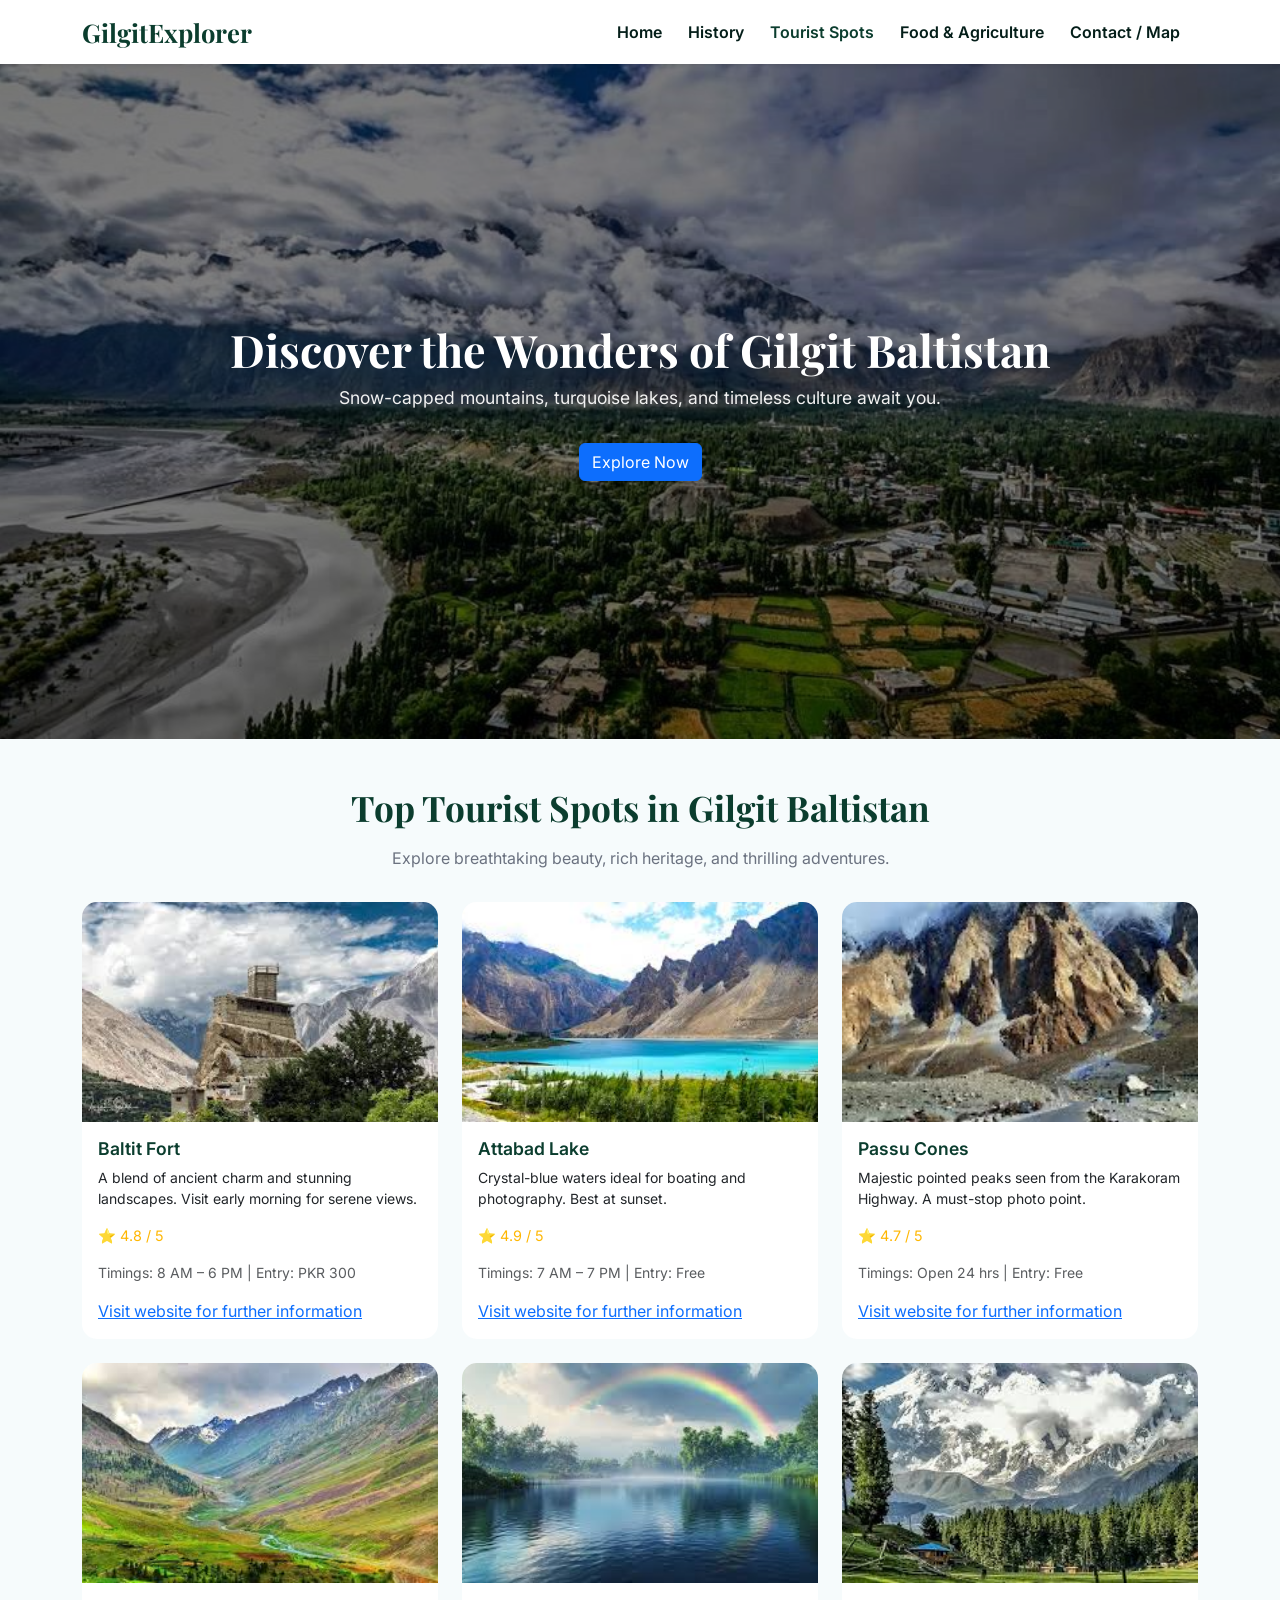
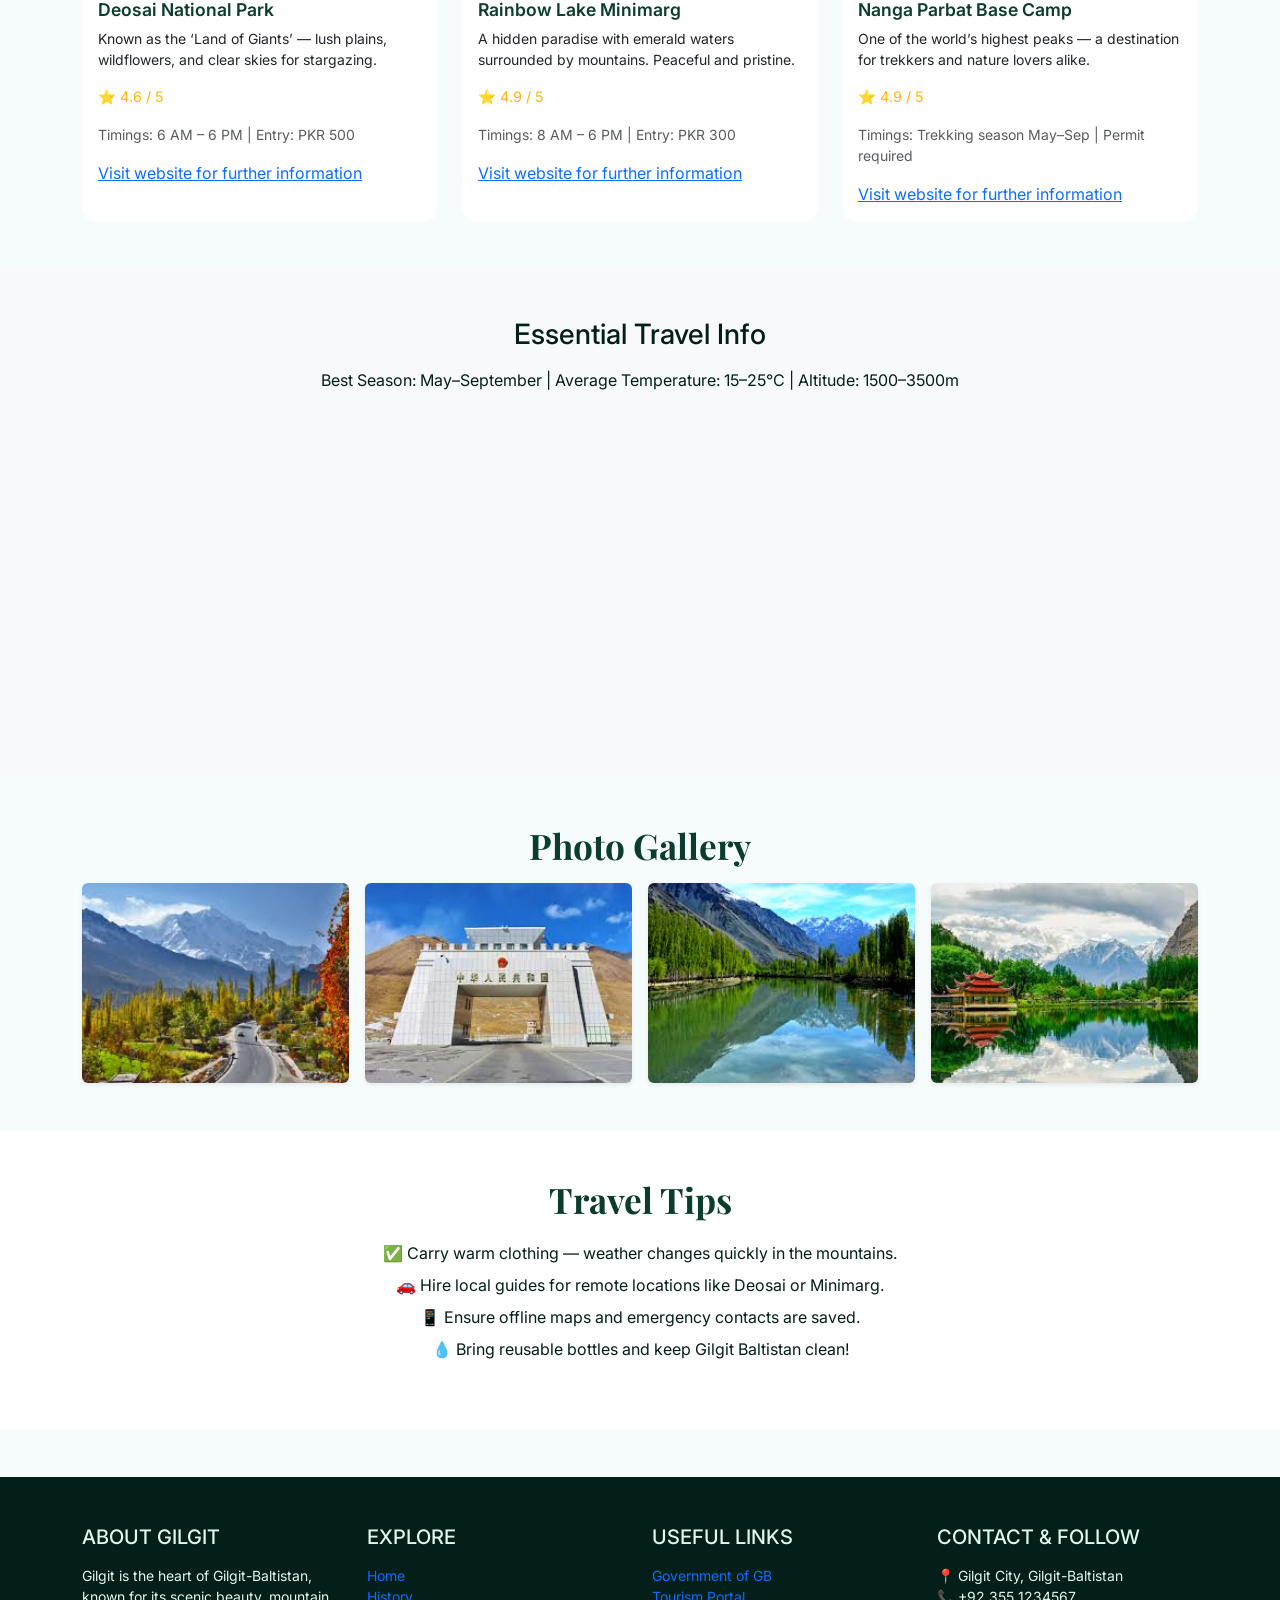
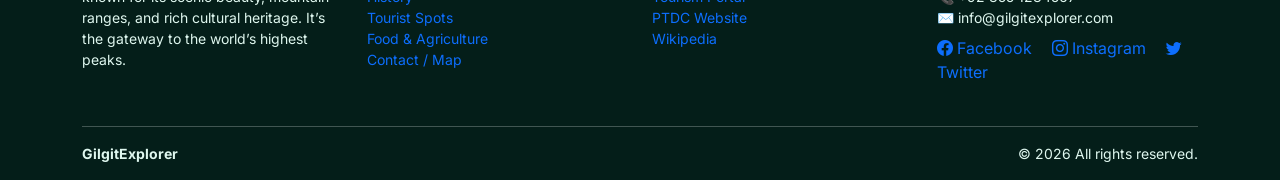
<file: touristsspots.html>
<!DOCTYPE html>
<html lang="en">
  <head>
    <meta charset="utf-8" />
    <meta name="viewport" content="width=device-width, initial-scale=1" />
    <title>GilgitExplorer — Tourist Spots</title>

    <!-- Google Fonts & Bootstrap -->
    <link
      href="https://fonts.googleapis.com/css2?family=Inter:wght@300;400;600;700&family=Playfair+Display:wght@500;700&display=swap"
      rel="stylesheet"
    />
    <link
      href="https://cdn.jsdelivr.net/npm/bootstrap@5.3.2/dist/css/bootstrap.min.css"
      rel="stylesheet"
    />
    <link
      href="https://cdn.jsdelivr.net/npm/bootstrap@5.3.3/dist/css/bootstrap.min.css"
      rel="stylesheet"
    />
    <link
      href="https://cdn.jsdelivr.net/npm/bootstrap-icons@1.10.5/font/bootstrap-icons.css"
      rel="stylesheet"
    />

    <!-- Embedded CSS -->
    <style>
      :root {
        --primary: #0b3d2e; /* glacier green */
        --accent: #ffb703; /* sunrise amber */
        --muted: #6b7280;
        --bg: #f6fbfc;
        --card: #ffffff;
        --dark: #041e19;
      }

      body {
        font-family: "Inter", sans-serif;
        background-color: var(--bg);
        color: var(--dark);
      }

      /* Navbar */
      .navbar {
        font-weight: 600;
      }
      .navbar-brand {
        font-family: "Playfair Display", serif;
        font-weight: 700;
        font-size: 1.6rem;
        color: var(--primary) !important;
      }
      .nav-link {
        margin-right: 10px;
        transition: all 0.3s ease;
        color: inherit;
      }
      .nav-link:hover,
      .nav-link.active {
        color: var(--primary) !important;
      }

      /* Hero Section */
      .hero-section {
        background: url("./assets/images/wondersofgilgit.jpg") center/cover
          no-repeat;
        height: 75vh;
        position: relative;
      }
      .hero-section .overlay {
        background: rgba(0, 0, 0, 0.5);
        position: absolute;
        width: 100%;
        height: 100%;
      }
      .hero-section .content {
        position: relative;
        z-index: 1;
      }
      .hero-section h1 {
        font-family: "Playfair Display", serif;
        font-size: 2.8rem;
        font-weight: 700;
      }
      .hero-section p {
        font-size: 1.1rem;
        color: #f1f1f1;
      }

      /* Section Titles */
      .section-title {
        font-family: "Playfair Display", serif;
        font-weight: 700;
        text-align: center;
        font-size: 2.2rem;
        color: var(--primary);
        margin-bottom: 1rem;
      }
      .small-muted {
        text-align: center;
        color: var(--muted);
        margin-bottom: 2rem;
      }

      /* Card Design */
      .spot-card {
        border: none;
        border-radius: 15px;
        overflow: hidden;
        transition: transform 0.3s ease, box-shadow 0.3s ease;
        background-color: var(--card);
      }
      .spot-card:hover {
        transform: translateY(-5px);
        box-shadow: 0 8px 20px rgba(0, 0, 0, 0.08);
      }
      .spot-card img {
        height: 220px;
        object-fit: cover;
      }
      .card-title {
        color: var(--primary);
        font-weight: 600;
        font-size: 1.1rem;
      }
      .rating {
        color: var(--accent);
        font-size: 0.9rem;
      }

      /* Info Section */
      .info-section iframe {
        border-radius: 10px;
        margin-top: 15px;
      }

      /* Gallery */
      /* --- Only this gallery block was changed to ensure consistent alignment --- */
      .gallery-section .row {
        align-items: stretch;
      }
      .gallery-section .col-6 {
        display: flex;
        /* keep gutter spacing provided by .g-3 while making images stretch */
      }
      .gallery-section img {
        transition: all 0.3s ease;
        width: 100%;
        height: 200px; /* fixed uniform height so grid aligns */
        object-fit: cover; /* crop to fill without distortion */
        display: block;
        border-radius: 0.5rem; /* matches .rounded class effect consistently */
      }
      .gallery-section img:hover {
        transform: scale(1.05);
      }

      /* Tips Section */
      .tips-section ul {
        font-size: 1rem;
        color: var(--dark);
        line-height: 2;
      }

      footer {
        background: var(--dark);
        color: #dff7ef;
        padding: 1.5rem 0;
      }

      @media (max-width: 992px) {
        .footer .footer-col {
          min-height: auto;
        }
      }

      /* Responsive */
      @media (max-width: 768px) {
        .hero-section h1 {
          font-size: 2rem;
        }
        /* keep gallery responsive on small screens */
        .gallery-section img {
          height: 160px;
        }
      }
    </style>
  </head>

  <body>
    <!-- Navbar -->
    <nav
      class="navbar navbar-expand-lg navbar-light bg-white shadow-sm sticky-top"
    >
      <div class="container">
        <a class="navbar-brand" href="index.html">GilgitExplorer</a>
        <button
          class="navbar-toggler"
          type="button"
          data-bs-toggle="collapse"
          data-bs-target="#navmenu"
        >
          <span class="navbar-toggler-icon"></span>
        </button>

        <div class="collapse navbar-collapse" id="navmenu">
          <ul class="navbar-nav ms-auto mb-2 mb-lg-0">
            <li class="nav-item">
              <a class="nav-link" href="index.html">Home</a>
            </li>
            <li class="nav-item">
              <a class="nav-link" href="history.html">History</a>
            </li>
            <li class="nav-item">
              <a class="nav-link active" href="/touristsspots.html"
                >Tourist Spots</a
              >
            </li>
            <li class="nav-item">
              <a class="nav-link" href="food.html">Food & Agriculture</a>
            </li>
            <li class="nav-item">
              <a class="nav-link" href="contact.html">Contact / Map</a>
            </li>
          </ul>
        </div>
      </div>
    </nav>

    <!-- Hero Section -->
    <section
      class="hero-section text-center text-white d-flex align-items-center justify-content-center"
    >
      <div class="overlay"></div>
      <div class="content">
        <h1>Discover the Wonders of Gilgit Baltistan</h1>
        <p>
          Snow-capped mountains, turquoise lakes, and timeless culture await
          you.
        </p>
        <a href="#spots" class="btn btn-primary mt-3">Explore Now</a>
      </div>
    </section>

    <!-- Main Content -->
    <main id="spots" class="py-5">
      <div class="container">
        <h2 class="section-title">Top Tourist Spots in Gilgit Baltistan</h2>
        <p class="small-muted">
          Explore breathtaking beauty, rich heritage, and thrilling adventures.
        </p>

        <div class="row g-4">
          <!-- baltitfort -->
          <div class="col-md-6 col-lg-4">
            <div class="card spot-card h-100">
              <img
                src="assets/images/baltitfort.jpg"
                alt="baltitfort"
                class="card-img-top"
              />
              <div class="card-body">
                <h5 class="card-title">Baltit Fort</h5>
                <p class="small">
                  A blend of ancient charm and stunning landscapes. Visit early
                  morning for serene views.
                </p>
                <p class="rating">⭐ 4.8 / 5</p>
                <p class="text-muted small">
                  Timings: 8 AM – 6 PM | Entry: PKR 300
                </p>
                <a
                  href="https://www.google.com/search?q=baltitfort+complete+information&oq=baltitfort+complete&gs_lcrp=EgZjaHJvbWUqCQgDECEYChigATIGCAAQRRg5MgkIARAhGAoYoAEyCQgCECEYChigATIJCAMQIRgKGKABMgkIBBAhGAoYoAHSAQkxMDk1MmowajeoAgCwAgA&sourceid=chrome&ie=UTF-8"
                  >Visit website for further information</a
                >
              </div>
            </div>
          </div>

          <!-- Attabad -->
          <div class="col-md-6 col-lg-4">
            <div class="card spot-card h-100">
              <img
                src="assets/images/attabad lake.jpg"
                alt="Attabad Lake"
                class="card-img-top"
              />
              <div class="card-body">
                <h5 class="card-title">Attabad Lake</h5>
                <p class="small">
                  Crystal-blue waters ideal for boating and photography. Best at
                  sunset.
                </p>
                <p class="rating">⭐ 4.9 / 5</p>
                <p class="text-muted small">
                  Timings: 7 AM – 7 PM | Entry: Free
                </p>
                <a
                  href="https://www.google.com/search?q=attabad+lake+detailed+information&oq=attabad+lake+det&gs_lcrp=EgZjaHJvbWUqBwgCECEYoAEyBggAEEUYOTIHCAEQIRigATIHCAIQIRigATIHCAMQIRigATIHCAQQIRiPAjIHCAUQIRiPAjIHCAYQIRiPAtIBCTE5NzA3ajBqN6gCALACAA&sourceid=chrome&ie=UTF-8"
                  >Visit website for further information</a
                >
              </div>
            </div>
          </div>

          <!-- Passu -->
          <div class="col-md-6 col-lg-4">
            <div class="card spot-card h-100">
              <img
                src="assets/images/Passu cones.jpg"
                alt="Passu Cones"
                class="card-img-top"
              />
              <div class="card-body">
                <h5 class="card-title">Passu Cones</h5>
                <p class="small">
                  Majestic pointed peaks seen from the Karakoram Highway. A
                  must-stop photo point.
                </p>
                <p class="rating">⭐ 4.7 / 5</p>
                <p class="text-muted small">
                  Timings: Open 24 hrs | Entry: Free
                </p>
                <a
                  href="https://www.google.com/search?q=passu+detailed+information&sca_esv=2286498253ea9ec4&sxsrf=AE3TifNGhHVRHq0kvNyFjYbs3kamsESuWQ%3A1762924324368&ei=JBcUabqfFqbOhbIPwoz22Qc&ved=0ahUKEwi6wfrw7OuQAxUmZ0EAHUKGPXsQ4dUDCBE&oq=passu+detailed+information&gs_lp=[base64]&sclient=gws-wiz-serp"
                  >Visit website for further information</a
                >
              </div>
            </div>
          </div>

          <!-- Deosai -->
          <div class="col-md-6 col-lg-4">
            <div class="card spot-card h-100">
              <img
                src="assets/images/Deosai National park.jpg"
                alt="Deosai National Park"
                class="card-img-top"
              />
              <div class="card-body">
                <h5 class="card-title">Deosai National Park</h5>
                <p class="small">
                  Known as the ‘Land of Giants’ — lush plains, wildflowers, and
                  clear skies for stargazing.
                </p>
                <p class="rating">⭐ 4.6 / 5</p>
                <p class="text-muted small">
                  Timings: 6 AM – 6 PM | Entry: PKR 500
                </p>
                <a
                  href="https://www.google.com/search?q=deosai+national+park+detailed+information&oq=deosai+national+park+detailed+information&gs_lcrp=EgZjaHJvbWUyBggAEEUYOTIICAEQABgWGB4yDQgCEAAYhgMYgAQYigUyDQgDEAAYhgMYgAQYigUyDQgEEAAYhgMYgAQYigUyCggFEAAYgAQYogQyCggGEAAYgAQYogQyCggHEAAYgAQYogQyCggIEAAYgAQYogTSAQkxOTc4MWowajmoAgCwAgA&sourceid=chrome&ie=UTF-8"
                  >Visit website for further information</a
                >
              </div>
            </div>
          </div>

          <!-- Rainbow lake -->
          <div class="col-md-6 col-lg-4">
            <div class="card spot-card h-100">
              <img
                src="assets/images/Rainbow lake.jpg"
                alt="Rainbow Lake Minimarg"
                class="card-img-top"
              />
              <div class="card-body">
                <h5 class="card-title">Rainbow Lake Minimarg</h5>
                <p class="small">
                  A hidden paradise with emerald waters surrounded by mountains.
                  Peaceful and pristine.
                </p>
                <p class="rating">⭐ 4.9 / 5</p>
                <p class="text-muted small">
                  Timings: 8 AM – 6 PM | Entry: PKR 300
                </p>
                <a
                  href="https://www.google.com/search?q=rainbow+lake+detailed+information&oq=rainbow+lake+detailed+informat&gs_lcrp=EgZjaHJvbWUqCQgBECEYChigATIGCAAQRRg5MgkIARAhGAoYoAEyCQgCECEYChigATIHCAMQIRiPAjIHCAQQIRiPAtIBCTE0NTA2ajBqN6gCALACAA&sourceid=chrome&ie=UTF-8"
                  >Visit website for further information</a
                >
              </div>
            </div>
          </div>

          <!-- Nanga Parbat -->
          <div class="col-md-6 col-lg-4">
            <div class="card spot-card h-100">
              <img
                src="assets/images/Nanga parbat.jpg"
                alt="Nanga Parbat"
                class="card-img-top"
              />
              <div class="card-body">
                <h5 class="card-title">Nanga Parbat Base Camp</h5>
                <p class="small">
                  One of the world’s highest peaks — a destination for trekkers
                  and nature lovers alike.
                </p>
                <p class="rating">⭐ 4.9 / 5</p>
                <p class="text-muted small">
                  Timings: Trekking season May–Sep | Permit required
                </p>
                <a
                  href="https://www.google.com/search?q=nanga+parbat+detailed+information&oq=nanga+parbat+detailed+information&gs_lcrp=EgZjaHJvbWUyBggAEEUYOTIHCAEQIRigATIHCAIQIRifBdIBCTI5NzEwajBqN6gCALACAA&sourceid=chrome&ie=UTF-8"
                  >Visit website for further information</a
                >
              </div>
            </div>
          </div>
        </div>
      </div>
    </main>

    <!-- Quick Info Section -->
    <section class="info-section py-5 bg-light text-center">
      <div class="container">
        <h3 class="mb-3">Essential Travel Info</h3>
        <p>
          Best Season: May–September | Average Temperature: 15–25°C | Altitude:
          1500–3500m
        </p>
        <iframe
          src="https://www.google.com/maps/embed?pb=!1m18!1m12!1m3!1d417293.5625090185!2d74.1993698!3d35.920834!2m3!1f0!2f0!3f0!3m2!1i1024!2i768!4f13.1!3m3!1m2!1s0x38e68f51a7e43d7f%3A0xdbc454e8c7b7751a!2sGilgit-Baltistan!5e0!3m2!1sen!2s!4v1698436486234!5m2!1sen!2s"
          width="100%"
          height="300"
          style="border: 0"
          allowfullscreen=""
          loading="lazy"
        ></iframe>
      </div>
    </section>

    <!-- Gallery Section -->
    <section class="gallery-section py-5">
      <div class="container">
        <h3 class="section-title">Photo Gallery</h3>
        <div class="row g-3">
          <div class="col-6 col-md-3">
            <img
              src="assets/images/hunza valley.jpg"
              class="img-fluid rounded shadow-sm"
              alt="Hunza"
            />
          </div>
          <div class="col-6 col-md-3">
            <img
              src="assets/images/Khunjerab pass.jpg"
              class="img-fluid rounded shadow-sm"
              alt="Khunjerab Pass"
            />
          </div>
          <div class="col-6 col-md-3">
            <img
              src="assets/images/phandar lake.jpg"
              class="img-fluid rounded shadow-sm"
              alt="Phandar Lake"
            />
          </div>
          <div class="col-6 col-md-3">
            <img
              src="assets/images/sikardu valley.jpg"
              class="img-fluid rounded shadow-sm"
              alt="Skardu Valley"
            />
          </div>
        </div>
      </div>
    </section>

    <!-- Tips Section -->
    <section class="tips-section bg-white py-5 text-center">
      <div class="container">
        <h3 class="section-title">Travel Tips</h3>
        <ul class="list-unstyled mt-3">
          <li>
            ✅ Carry warm clothing — weather changes quickly in the mountains.
          </li>
          <li>
            🚗 Hire local guides for remote locations like Deosai or Minimarg.
          </li>
          <li>📱 Ensure offline maps and emergency contacts are saved.</li>
          <li>💧 Bring reusable bottles and keep Gilgit Baltistan clean!</li>
        </ul>
      </div>
    </section>

    <!-- Footer -->
    <footer class="footer pt-5 pb-3 mt-5">
      <div class="container">
        <div class="row text-start">
          <!-- 1: About Gilgit -->
          <div class="col-lg-3 col-md-6 mb-4 footer-col">
            <h5 class="text-uppercase mb-3">About Gilgit</h5>
            <p class="small">
              Gilgit is the heart of Gilgit-Baltistan, known for its scenic
              beauty, mountain ranges, and rich cultural heritage. It’s the
              gateway to the world’s highest peaks.
            </p>
          </div>

          <!-- 2: Explore -->
          <div class="col-lg-3 col-md-6 mb-4 footer-col">
            <h5 class="text-uppercase mb-3">Explore</h5>
            <ul class="list-unstyled small">
              <li>
                <a href="index.html" class="text-decoration-none">Home</a>
              </li>
              <li>
                <a href="history.html" class="text-decoration-none">History</a>
              </li>
              <li>
                <a href="spots.html" class="text-decoration-none"
                  >Tourist Spots</a
                >
              </li>
              <li>
                <a href="food.html" class="text-decoration-none"
                  >Food & Agriculture</a
                >
              </li>
              <li>
                <a href="contact.html" class="text-decoration-none"
                  >Contact / Map</a
                >
              </li>
            </ul>
          </div>

          <!-- 3: Useful Links -->
          <div class="col-lg-3 col-md-6 mb-4 footer-col">
            <h5 class="text-uppercase mb-3">Useful Links</h5>
            <ul class="list-unstyled small">
              <li>
                <a
                  href="https://www.gilgitbaltistan.gov.pk"
                  target="_blank"
                  class="text-decoration-none"
                  >Government of GB</a
                >
              </li>
              <li>
                <a
                  href="https://www.pakistan.travel"
                  target="_blank"
                  class="text-decoration-none"
                  >Tourism Portal</a
                >
              </li>
              <li>
                <a
                  href="https://www.ptdc.com.pk"
                  target="_blank"
                  class="text-decoration-none"
                  >PTDC Website</a
                >
              </li>
              <li>
                <a
                  href="https://en.wikipedia.org/wiki/Gilgit-Baltistan"
                  target="_blank"
                  class="text-decoration-none"
                  >Wikipedia</a
                >
              </li>
            </ul>
          </div>

          <!-- 4: Contact & Social -->
          <div class="col-lg-3 col-md-6 mb-4 footer-col">
            <h5 class="text-uppercase mb-3">Contact & Follow</h5>
            <p class="small mb-2">
              📍 Gilgit City, Gilgit-Baltistan <br />
              📞 +92 355 1234567 <br />
              ✉️ info@gilgitexplorer.com
            </p>
            <div class="social-icons">
              <a href="#" class="me-3 text-decoration-none"
                ><i class="bi bi-facebook"></i> Facebook</a
              >
              <a href="#" class="me-3 text-decoration-none"
                ><i class="bi bi-instagram"></i> Instagram</a
              >
              <a href="#" class="text-decoration-none"
                ><i class="bi bi-twitter"></i> Twitter</a
              >
            </div>
          </div>
        </div>

        <hr class="border-light" />
        <div class="d-flex justify-content-between align-items-center small">
          <div><strong>GilgitExplorer</strong></div>
          <div>
            ©
            <script>
              document.write(new Date().getFullYear());
            </script>
            All rights reserved.
          </div>
        </div>
      </div>
    </footer>

    <!-- Bootstrap JS -->
    <script src="https://cdn.jsdelivr.net/npm/bootstrap@5.3.2/dist/js/bootstrap.bundle.min.js"></script>
  </body>
</html>
</file>
